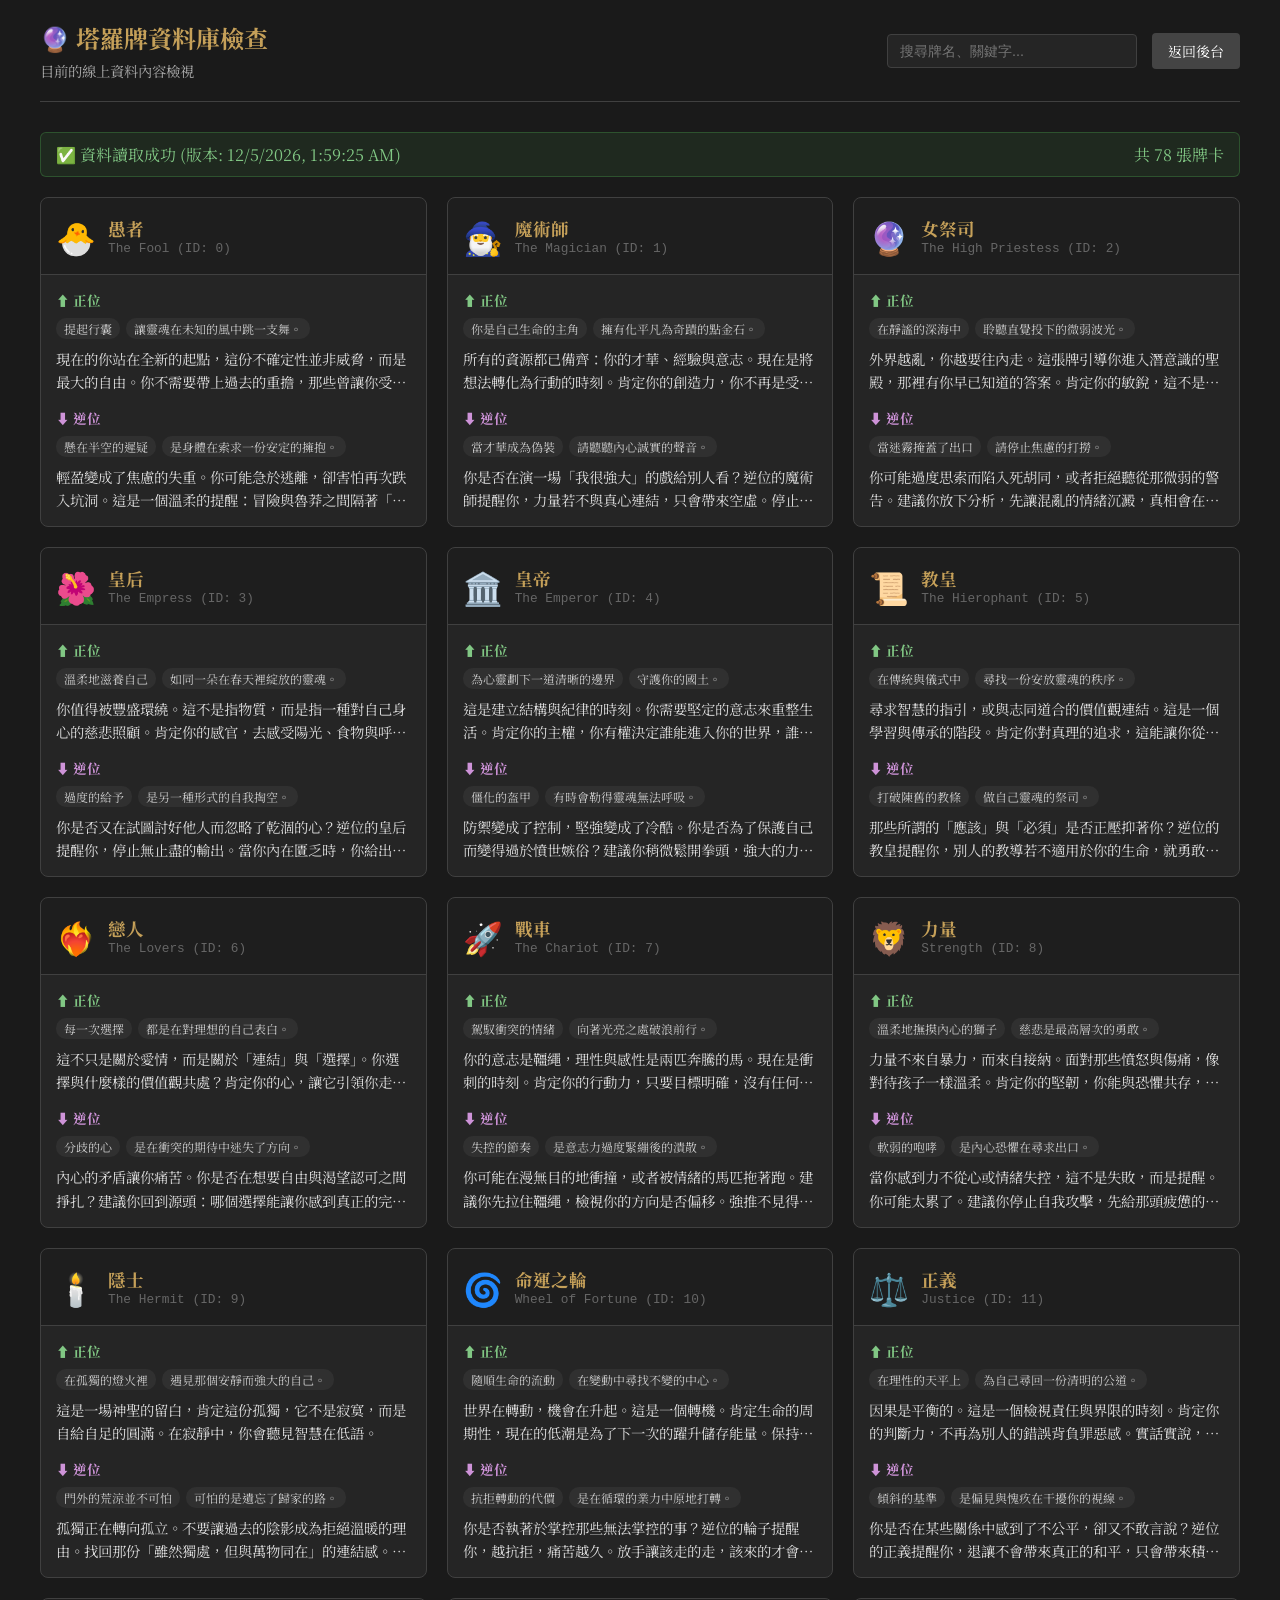
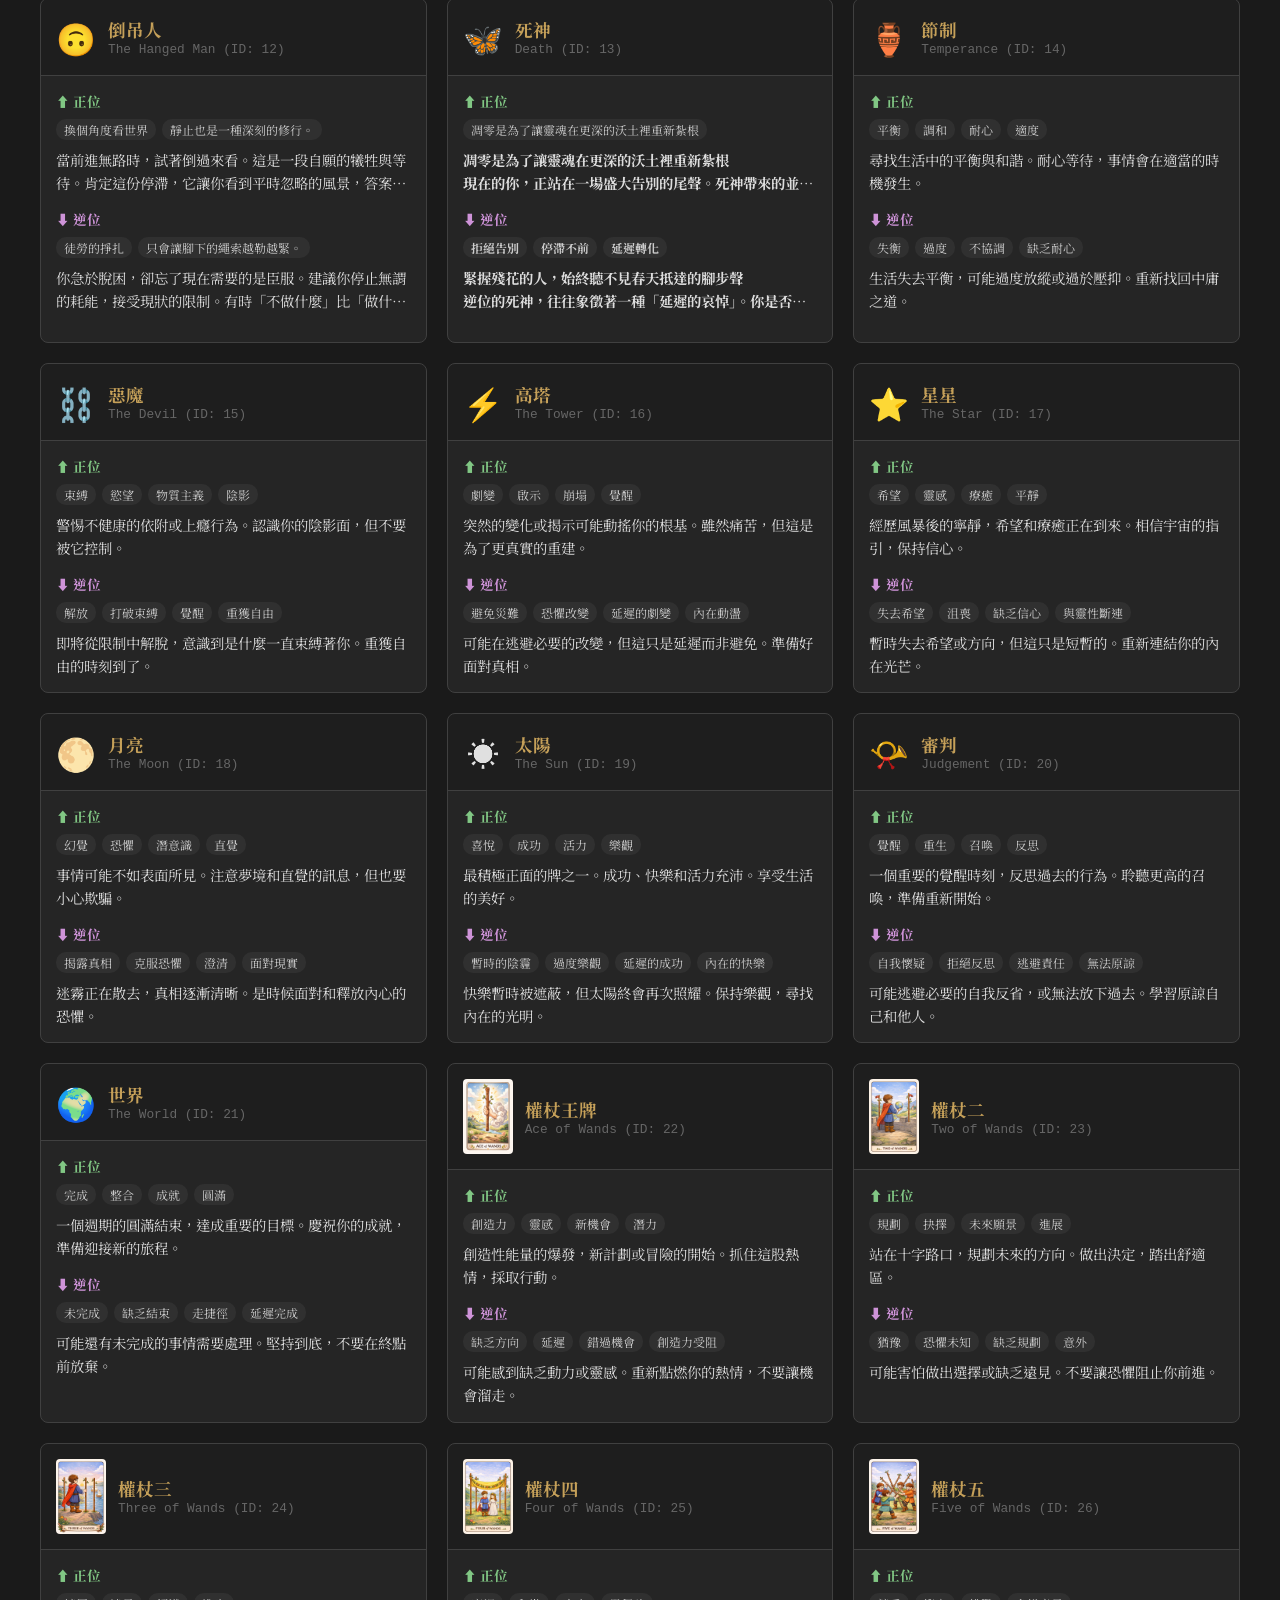
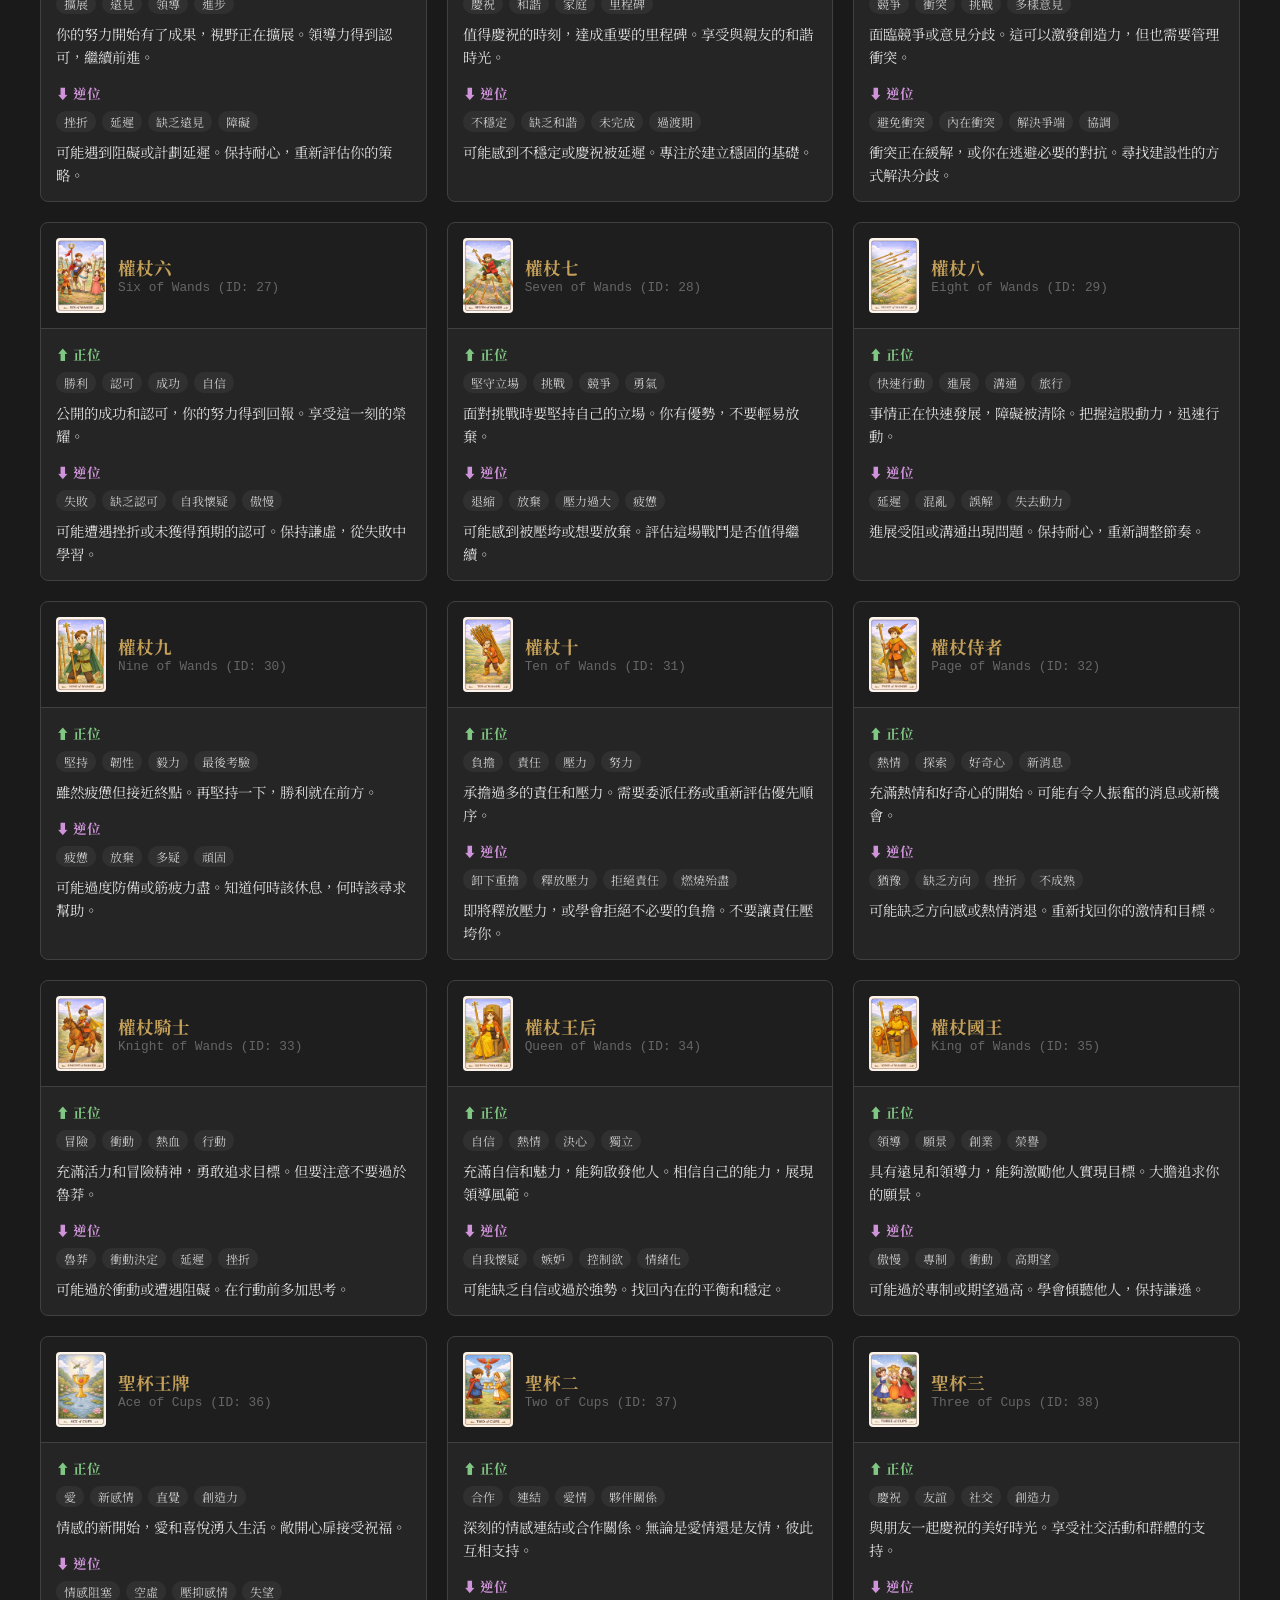
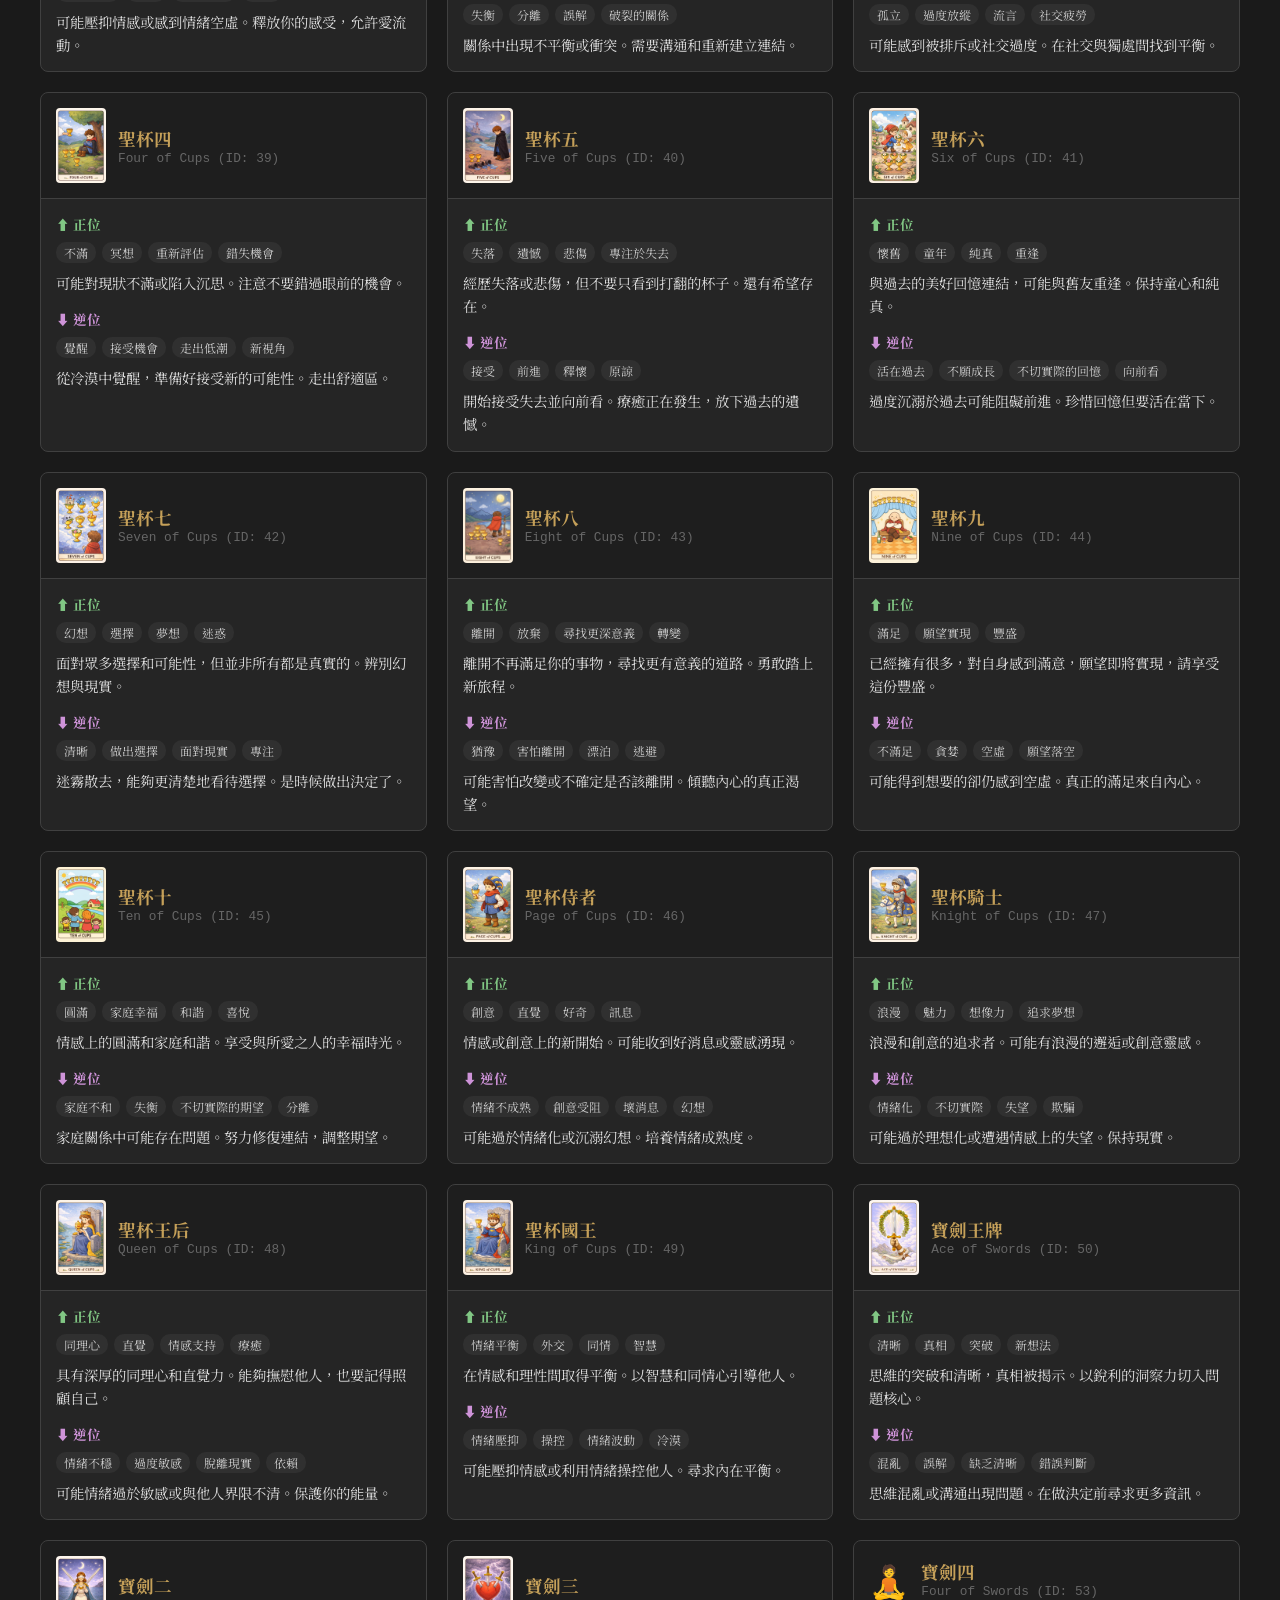
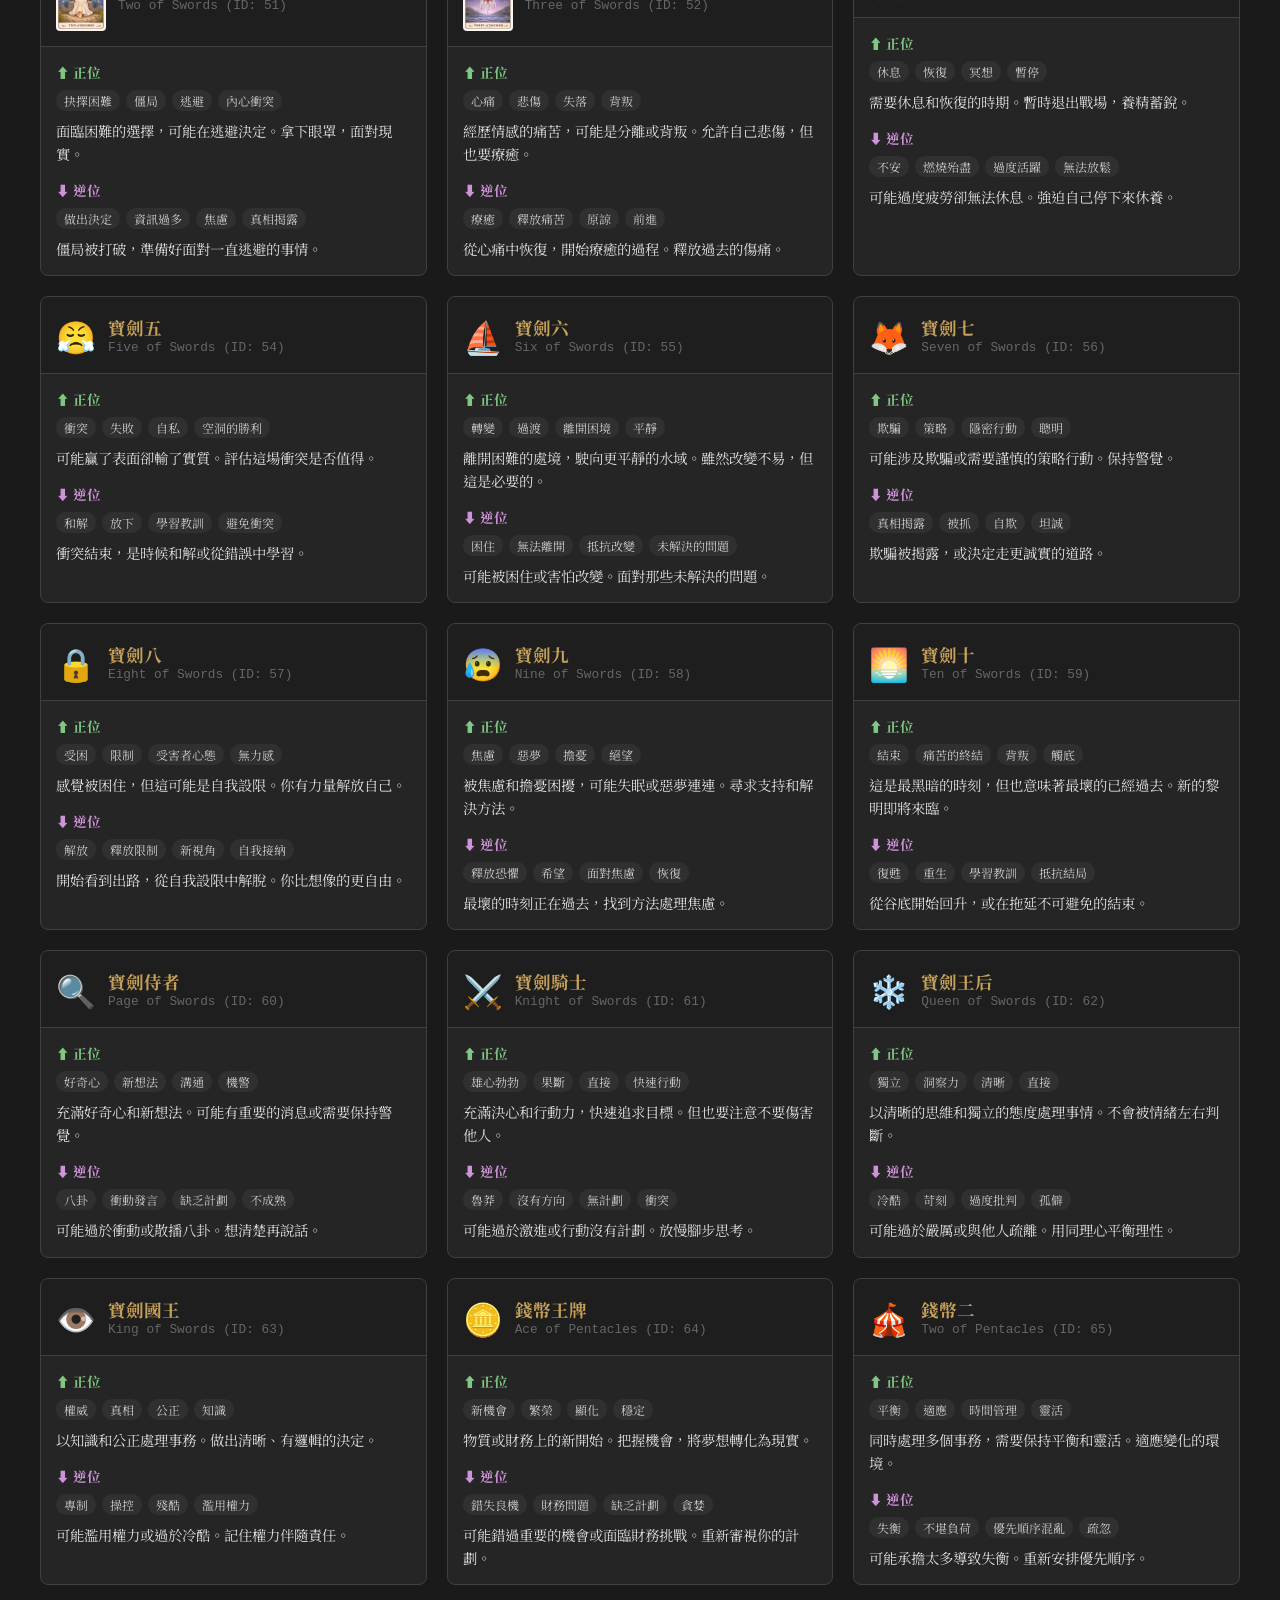
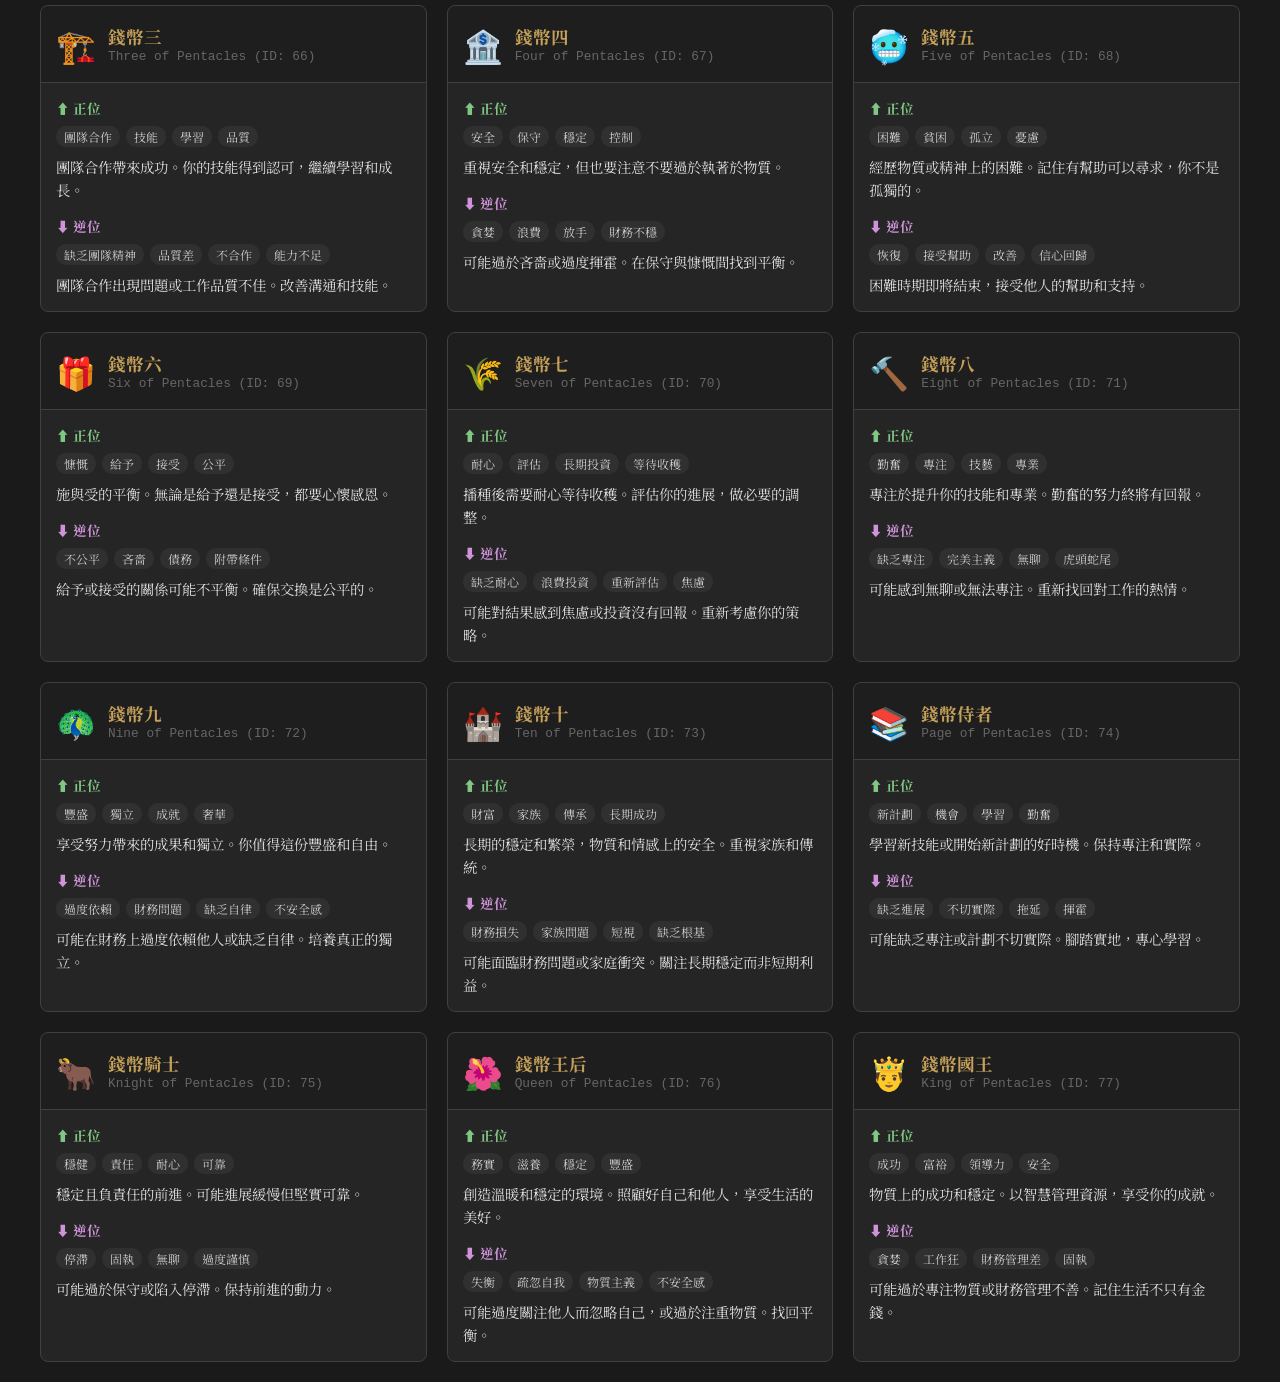
<file: check-data.html>
<!DOCTYPE html>
<html lang="zh-TW">

<head>
    <meta charset="UTF-8">
    <meta name="viewport" content="width=device-width, initial-scale=1.0">
    <title>塔羅牌資料庫檢查</title>
    <link href="https://fonts.googleapis.com/css2?family=Noto+Serif+TC:wght@400;600;700&display=swap" rel="stylesheet">
    <style>
        :root {
            --bg-dark: #1a1a1a;
            --bg-panel: #252525;
            --text-primary: #e0e0e0;
            --text-secondary: #aaaaaa;
            --accent-gold: #C5A059;
            --accent-green: #81C784;
            --accent-purple: #CE93D8;
            --border-color: #404040;
        }

        * {
            box-sizing: border-box;
            margin: 0;
            padding: 0;
        }

        body {
            font-family: 'Noto Serif TC', sans-serif;
            background-color: var(--bg-dark);
            color: var(--text-primary);
            padding: 20px;
        }

        .header {
            display: flex;
            justify-content: space-between;
            align-items: center;
            max-width: 1200px;
            margin: 0 auto 30px;
            padding-bottom: 20px;
            border-bottom: 1px solid var(--border-color);
        }

        .title-group h1 {
            color: var(--accent-gold);
            font-size: 1.5rem;
            margin-bottom: 5px;
        }

        .subtitle {
            font-size: 0.9rem;
            color: var(--text-secondary);
        }

        .toolbar {
            display: flex;
            gap: 15px;
            align-items: center;
        }

        .search-input {
            background: var(--bg-panel);
            border: 1px solid var(--border-color);
            color: var(--text-primary);
            padding: 8px 12px;
            border-radius: 4px;
            width: 250px;
            font-size: 0.9rem;
        }

        .btn {
            background: #444;
            color: #fff;
            border: none;
            padding: 8px 16px;
            border-radius: 4px;
            cursor: pointer;
            text-decoration: none;
            font-size: 14px;
            transition: background 0.2s;
        }

        .btn:hover {
            background: #555;
        }

        .container {
            max-width: 1200px;
            margin: 0 auto;
        }

        .data-status-bar {
            background: rgba(76, 175, 80, 0.1);
            border: 1px solid rgba(76, 175, 80, 0.3);
            color: #81C784;
            padding: 10px 15px;
            border-radius: 6px;
            margin-bottom: 20px;
            display: flex;
            justify-content: space-between;
        }

        .data-status-bar.error {
            background: rgba(244, 67, 54, 0.1);
            border-color: rgba(244, 67, 54, 0.3);
            color: #ef5350;
        }

        .card-grid {
            display: grid;
            grid-template-columns: repeat(auto-fill, minmax(350px, 1fr));
            gap: 20px;
        }

        .card-item {
            background: var(--bg-panel);
            border: 1px solid var(--border-color);
            border-radius: 8px;
            overflow: hidden;
            transition: transform 0.2s, box-shadow 0.2s;
        }

        .card-item:hover {
            transform: translateY(-2px);
            box-shadow: 0 5px 15px rgba(0, 0, 0, 0.3);
            border-color: var(--accent-gold);
        }

        .card-header {
            padding: 15px;
            background: rgba(0, 0, 0, 0.2);
            border-bottom: 1px solid var(--border-color);
            display: flex;
            align-items: center;
            gap: 12px;
        }

        .card-symbol {
            font-size: 2rem;
            width: 40px;
            text-align: center;
        }

        .card-name-group {
            flex: 1;
        }

        .card-name {
            font-weight: 700;
            font-size: 1.1rem;
            color: var(--accent-gold);
        }

        .card-id {
            color: #666;
            font-size: 0.8rem;
            font-family: monospace;
        }

        .card-body {
            padding: 15px;
        }

        .meaning-section {
            margin-bottom: 15px;
        }

        .meaning-section:last-child {
            margin-bottom: 0;
        }

        .section-title {
            font-size: 0.85rem;
            font-weight: 700;
            margin-bottom: 8px;
            display: flex;
            align-items: center;
            gap: 6px;
        }

        .upright .section-title {
            color: var(--accent-green);
        }

        .reversed .section-title {
            color: var(--accent-purple);
        }

        .keywords-tags {
            display: flex;
            flex-wrap: wrap;
            gap: 6px;
            margin-bottom: 8px;
        }

        .tag {
            font-size: 0.75rem;
            padding: 2px 8px;
            border-radius: 10px;
            background: rgba(255, 255, 255, 0.05);
            color: #ccc;
        }

        .desc-text {
            font-size: 0.9rem;
            line-height: 1.6;
            color: #ddd;
            display: -webkit-box;
            -webkit-line-clamp: 2;
            -webkit-box-orient: vertical;
            overflow: hidden;
        }

        /* Expand/Collapse logic could optionally handle full text */
    </style>
</head>

<body>
    <div class="header">
        <div class="title-group">
            <h1>🔮 塔羅牌資料庫檢查</h1>
            <div class="subtitle">目前的線上資料內容檢視</div>
        </div>
        <div class="toolbar">
            <input type="text" id="searchInput" class="search-input" placeholder="搜尋牌名、關鍵字...">
            <a href="admin.html" class="btn">返回後台</a>
        </div>
    </div>

    <div class="container">
        <div id="statusBox" class="data-status-bar">
            <span>讀取中...</span>
        </div>

        <div id="cardGrid" class="card-grid">
            <!-- Cards will be populated here -->
        </div>
    </div>

    <script>
        // Load the actual data file as a script to get TAROT_CARDS variable
        // We use a dynamic script tag with timestamp to bypass cache
        const script = document.createElement('script');
        script.src = 'js/tarot-data.js?t=' + new Date().getTime();

        script.onload = () => {
            if (typeof TAROT_CARDS !== 'undefined') {
                document.getElementById('statusBox').innerHTML = `
                    <span>✅ 資料讀取成功 (版本: ${new Date().toLocaleString()})</span>
                    <span>共 ${TAROT_CARDS.length} 張牌卡</span>
                `;
                renderCards(TAROT_CARDS);
            } else {
                showError('TAROT_CARDS 變數未定義，檔案可能格式錯誤。');
            }
        };

        script.onerror = () => {
            showError('無法載入 js/tarot-data.js，請確認檔案是否存在。');
        };

        document.body.appendChild(script);

        const searchInput = document.getElementById('searchInput');
        let currentData = [];

        function renderCards(data) {
            currentData = data;
            const grid = document.getElementById('cardGrid');
            const filter = searchInput.value.toLowerCase();

            grid.innerHTML = '';

            let count = 0;
            data.forEach(card => {
                // Search logic
                const searchTarget = `
                    ${card.name} ${card.nameEn} 
                    ${card.upright.keywords.join(' ')} 
                    ${card.reversed.keywords.join(' ')}
                `.toLowerCase();

                if (filter && !searchTarget.includes(filter)) return;

                const visual = card.image
                    ? `<img src="${card.image}" style="width:50px;height:75px;object-fit:cover;border-radius:4px;">`
                    : `<div class="card-symbol">${card.symbol || '🎴'}</div>`;

                const el = document.createElement('div');
                el.className = 'card-item';
                el.innerHTML = `
                    <div class="card-header">
                        ${visual}
                        <div class="card-name-group">
                            <div class="card-name">${card.name}</div>
                            <div class="card-id">${card.nameEn} (ID: ${card.id})</div>
                        </div>
                    </div>
                    <div class="card-body">
                        <div class="meaning-section upright">
                            <div class="section-title">⬆️ 正位</div>
                            <div class="keywords-tags">
                                ${card.upright.keywords.map(k => `<span class="tag">${k}</span>`).join('')}
                            </div>
                            <div class="desc-text" title="${card.upright.desc}">${card.upright.desc}</div>
                        </div>
                        <div class="meaning-section reversed">
                            <div class="section-title">⬇️ 逆位</div>
                            <div class="keywords-tags">
                                ${card.reversed.keywords.map(k => `<span class="tag">${k}</span>`).join('')}
                            </div>
                            <div class="desc-text" title="${card.reversed.desc}">${card.reversed.desc}</div>
                        </div>
                    </div>
                `;
                grid.appendChild(el);
                count++;
            });

            if (count === 0) {
                grid.innerHTML = '<div style="grid-column: 1/-1; text-align: center; padding: 40px; color: #666;">沒有找到符合的牌卡</div>';
            }
        }

        function showError(msg) {
            const box = document.getElementById('statusBox');
            box.className = 'data-status-bar error';
            box.innerHTML = `<span>❌ ${msg}</span>`;
        }

        searchInput.addEventListener('input', () => {
            if (typeof TAROT_CARDS !== 'undefined') {
                renderCards(TAROT_CARDS);
            }
        });
    </script>
</body>

</html>
</file>
